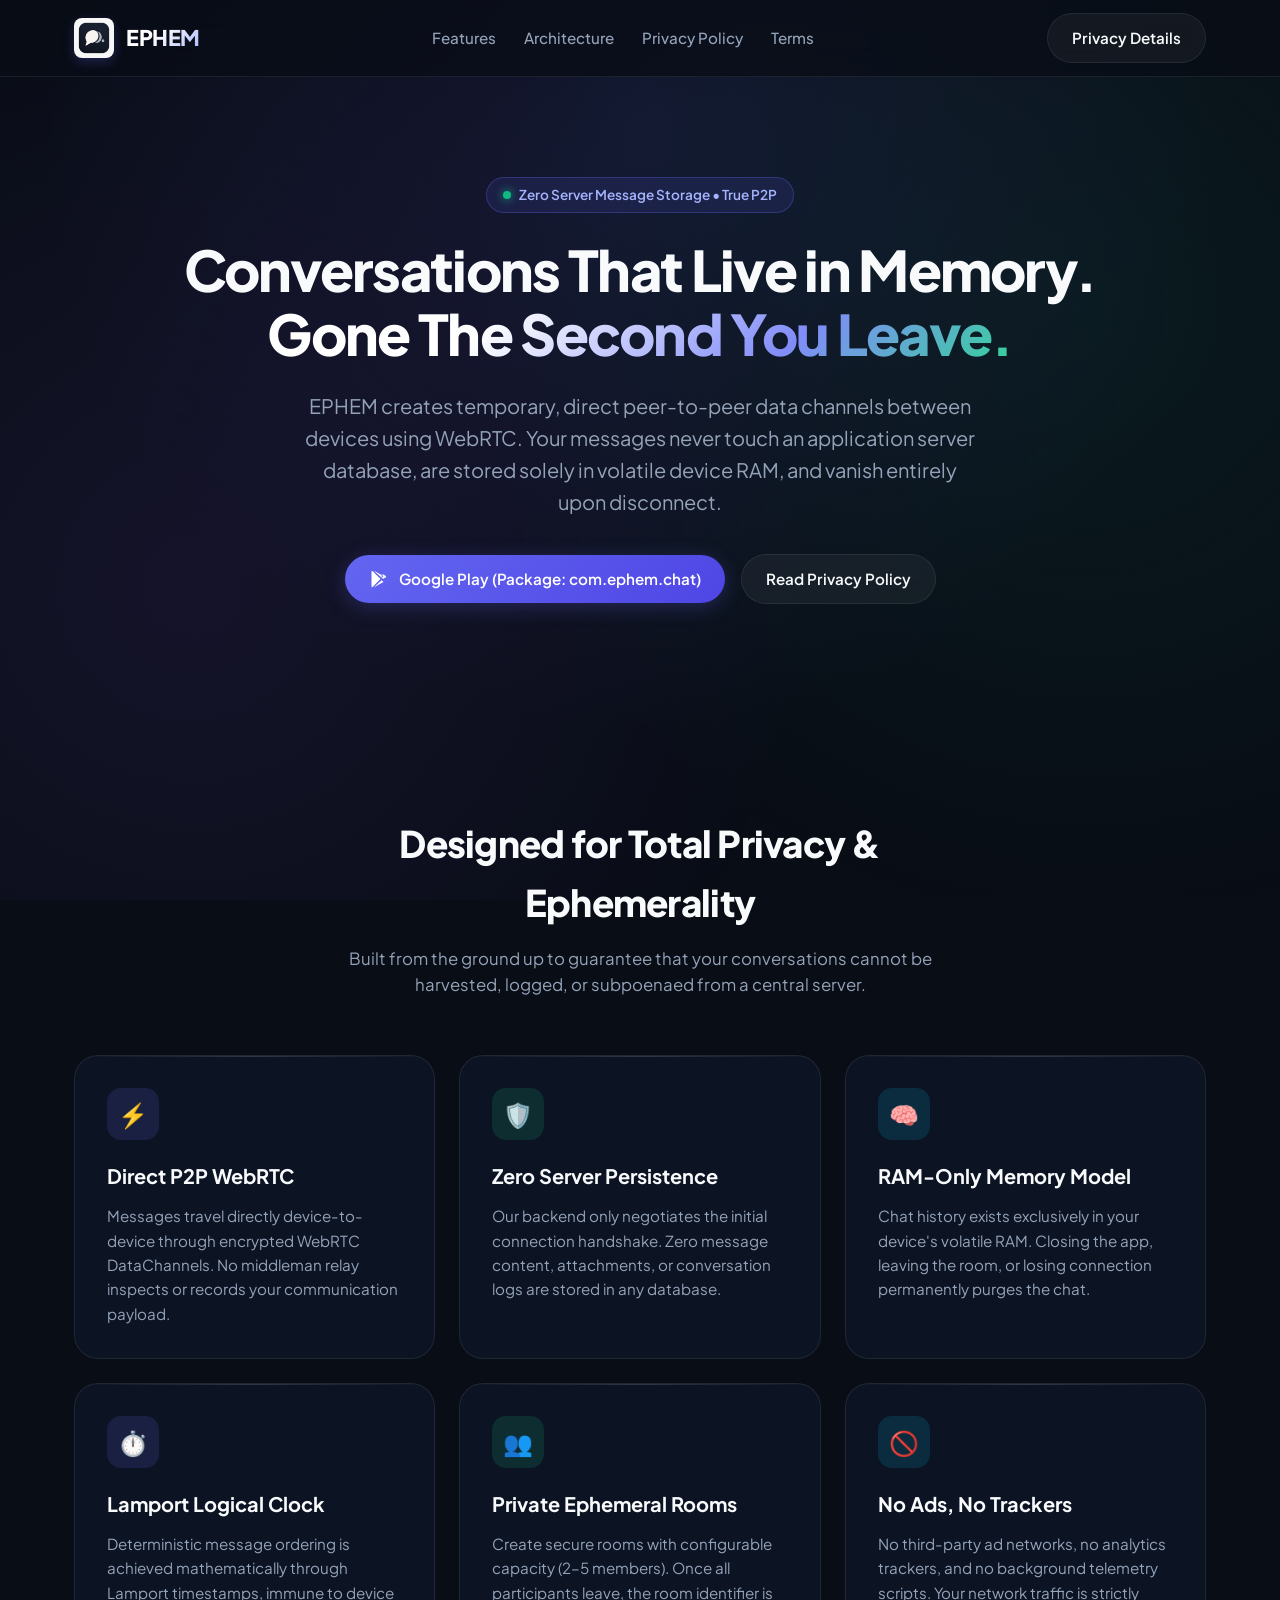
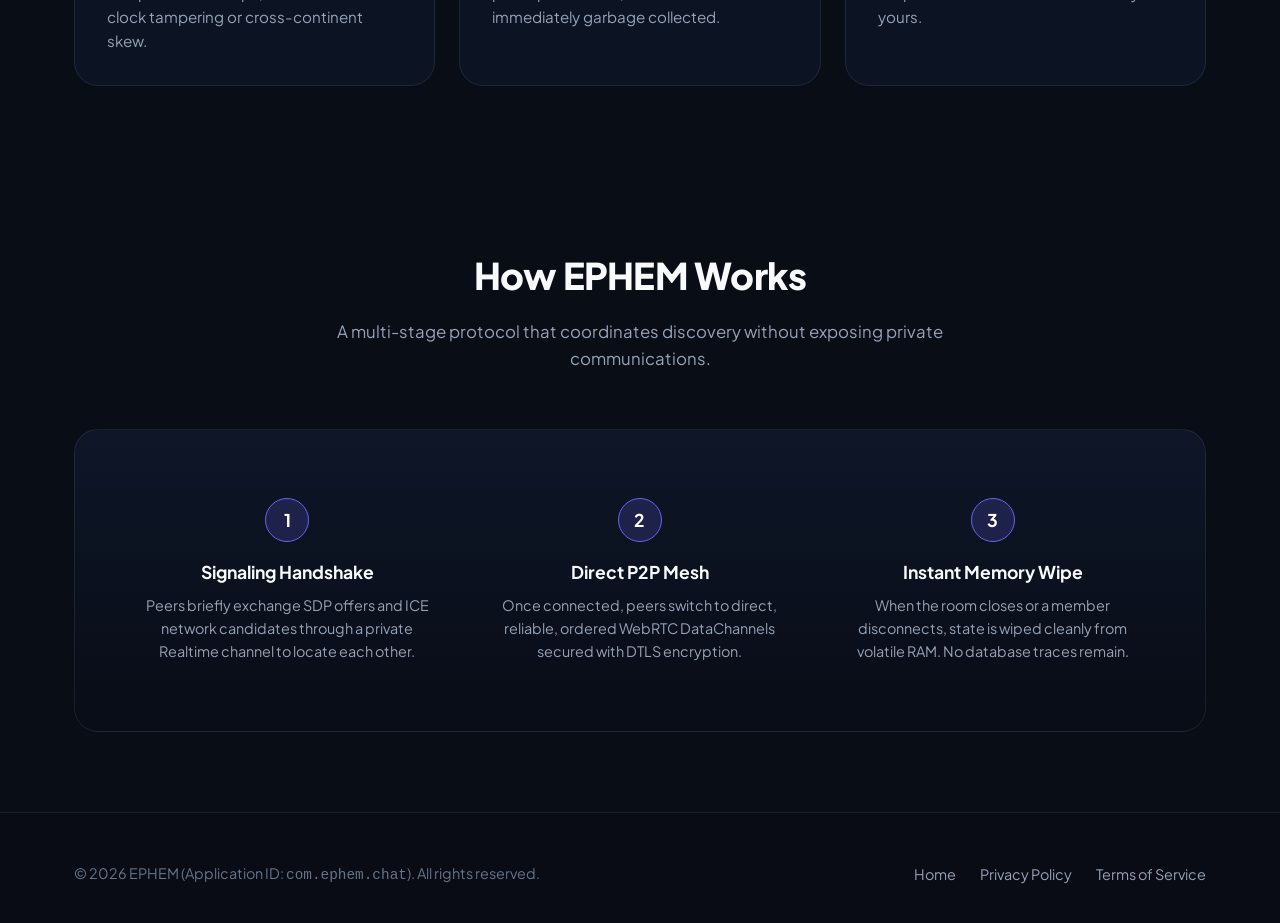
<file: index.html>
<!DOCTYPE html>
<html lang="en">
<head>
  <meta charset="UTF-8">
  <meta name="viewport" content="width=device-width, initial-scale=1.0">
  <title>EPHEM — Zero-Trace Peer-to-Peer Encrypted Chat</title>
  <meta name="description" content="EPHEM is a truly ephemeral peer-to-peer messaging application powered by WebRTC. Zero server message storage, RAM-only lifetime, and complete privacy.">
  <link rel="icon" type="image/png" href="app_logo.png">
  <link rel="preconnect" href="https://fonts.googleapis.com">
  <link rel="preconnect" href="https://fonts.gstatic.com" crossorigin>
  <link href="https://fonts.googleapis.com/css2?family=Plus+Jakarta+Sans:wght@400;500;600;700;800&display=swap" rel="stylesheet">
  <link rel="stylesheet" href="style.css">
</head>
<body>
  <div class="ambient-glow"></div>

  <!-- Header -->
  <header>
    <div class="container nav-wrap">
      <a href="index.html" class="brand">
        <img src="app_logo.png" alt="EPHEM App Logo" class="brand-logo">
        <span class="brand-name">EPHEM</span>
      </a>
      <ul class="nav-links">
        <li><a href="#features">Features</a></li>
        <li><a href="#how-it-works">Architecture</a></li>
        <li><a href="privacy.html">Privacy Policy</a></li>
        <li><a href="terms.html">Terms</a></li>
      </ul>
      <a href="privacy.html" class="btn btn-secondary">Privacy Details</a>
    </div>
  </header>

  <!-- Hero Section -->
  <section class="hero">
    <div class="container">
      <div class="pill-badge">
        <span class="dot"></span>
        Zero Server Message Storage • True P2P
      </div>
      <h1>
        Conversations That Live in Memory.<br>
        <span class="hero-gradient">Gone The Second You Leave.</span>
      </h1>
      <p>
        EPHEM creates temporary, direct peer-to-peer data channels between devices using WebRTC. 
        Your messages never touch an application server database, are stored solely in volatile device RAM, and vanish entirely upon disconnect.
      </p>
      <div class="hero-actions">
        <a href="https://play.google.com/store/apps/details?id=com.ephem.chat" class="btn btn-primary" target="_blank" rel="noopener">
          <svg width="20" height="20" viewBox="0 0 24 24" fill="currentColor">
            <path d="M3.609 1.814L13.793 12 3.61 22.186a2.02 2.02 0 0 1-.61-1.428V3.242c0-.53.22-1.037.61-1.428zM15.207 13.414l2.122 2.122-11.83 6.76 9.708-8.882zm0-2.828L5.498 1.704l11.83 6.76-2.121 2.122zm1.414 1.414l3.182-1.818c.95-.543.95-1.429 0-1.972l-3.182-1.818-1.768 1.768 1.768 3.84z"/>
          </svg>
          Google Play (Package: com.ephem.chat)
        </a>
        <a href="privacy.html" class="btn btn-secondary">
          Read Privacy Policy
        </a>
      </div>
    </div>
  </section>

  <!-- Features Section -->
  <section id="features" class="section">
    <div class="container">
      <div class="section-head">
        <h2>Designed for Total Privacy & Ephemerality</h2>
        <p>Built from the ground up to guarantee that your conversations cannot be harvested, logged, or subpoenaed from a central server.</p>
      </div>

      <div class="features-grid">
        <div class="card">
          <div class="card-icon">⚡</div>
          <h3>Direct P2P WebRTC</h3>
          <p>Messages travel directly device-to-device through encrypted WebRTC DataChannels. No middleman relay inspects or records your communication payload.</p>
        </div>

        <div class="card">
          <div class="card-icon emerald">🛡️</div>
          <h3>Zero Server Persistence</h3>
          <p>Our backend only negotiates the initial connection handshake. Zero message content, attachments, or conversation logs are stored in any database.</p>
        </div>

        <div class="card">
          <div class="card-icon cyan">🧠</div>
          <h3>RAM-Only Memory Model</h3>
          <p>Chat history exists exclusively in your device's volatile RAM. Closing the app, leaving the room, or losing connection permanently purges the chat.</p>
        </div>

        <div class="card">
          <div class="card-icon">⏱️</div>
          <h3>Lamport Logical Clock</h3>
          <p>Deterministic message ordering is achieved mathematically through Lamport timestamps, immune to device clock tampering or cross-continent skew.</p>
        </div>

        <div class="card">
          <div class="card-icon emerald">👥</div>
          <h3>Private Ephemeral Rooms</h3>
          <p>Create secure rooms with configurable capacity (2–5 members). Once all participants leave, the room identifier is immediately garbage collected.</p>
        </div>

        <div class="card">
          <div class="card-icon cyan">🚫</div>
          <h3>No Ads, No Trackers</h3>
          <p>No third-party ad networks, no analytics trackers, and no background telemetry scripts. Your network traffic is strictly yours.</p>
        </div>
      </div>
    </div>
  </section>

  <!-- How It Works Section -->
  <section id="how-it-works" class="section">
    <div class="container">
      <div class="section-head">
        <h2>How EPHEM Works</h2>
        <p>A multi-stage protocol that coordinates discovery without exposing private communications.</p>
      </div>

      <div class="architecture-box">
        <div class="arch-steps">
          <div class="arch-step">
            <div class="arch-number">1</div>
            <h4>Signaling Handshake</h4>
            <p>Peers briefly exchange SDP offers and ICE network candidates through a private Realtime channel to locate each other.</p>
          </div>
          <div class="arch-step">
            <div class="arch-number">2</div>
            <h4>Direct P2P Mesh</h4>
            <p>Once connected, peers switch to direct, reliable, ordered WebRTC DataChannels secured with DTLS encryption.</p>
          </div>
          <div class="arch-step">
            <div class="arch-number">3</div>
            <h4>Instant Memory Wipe</h4>
            <p>When the room closes or a member disconnects, state is wiped cleanly from volatile RAM. No database traces remain.</p>
          </div>
        </div>
      </div>
    </div>
  </section>

  <!-- Footer -->
  <footer>
    <div class="container footer-wrap">
      <div class="footer-copy">
        &copy; 2026 EPHEM (Application ID: <code>com.ephem.chat</code>). All rights reserved.
      </div>
      <ul class="footer-links">
        <li><a href="index.html">Home</a></li>
        <li><a href="privacy.html">Privacy Policy</a></li>
        <li><a href="terms.html">Terms of Service</a></li>
      </ul>
    </div>
  </footer>
</body>
</html>
</file>
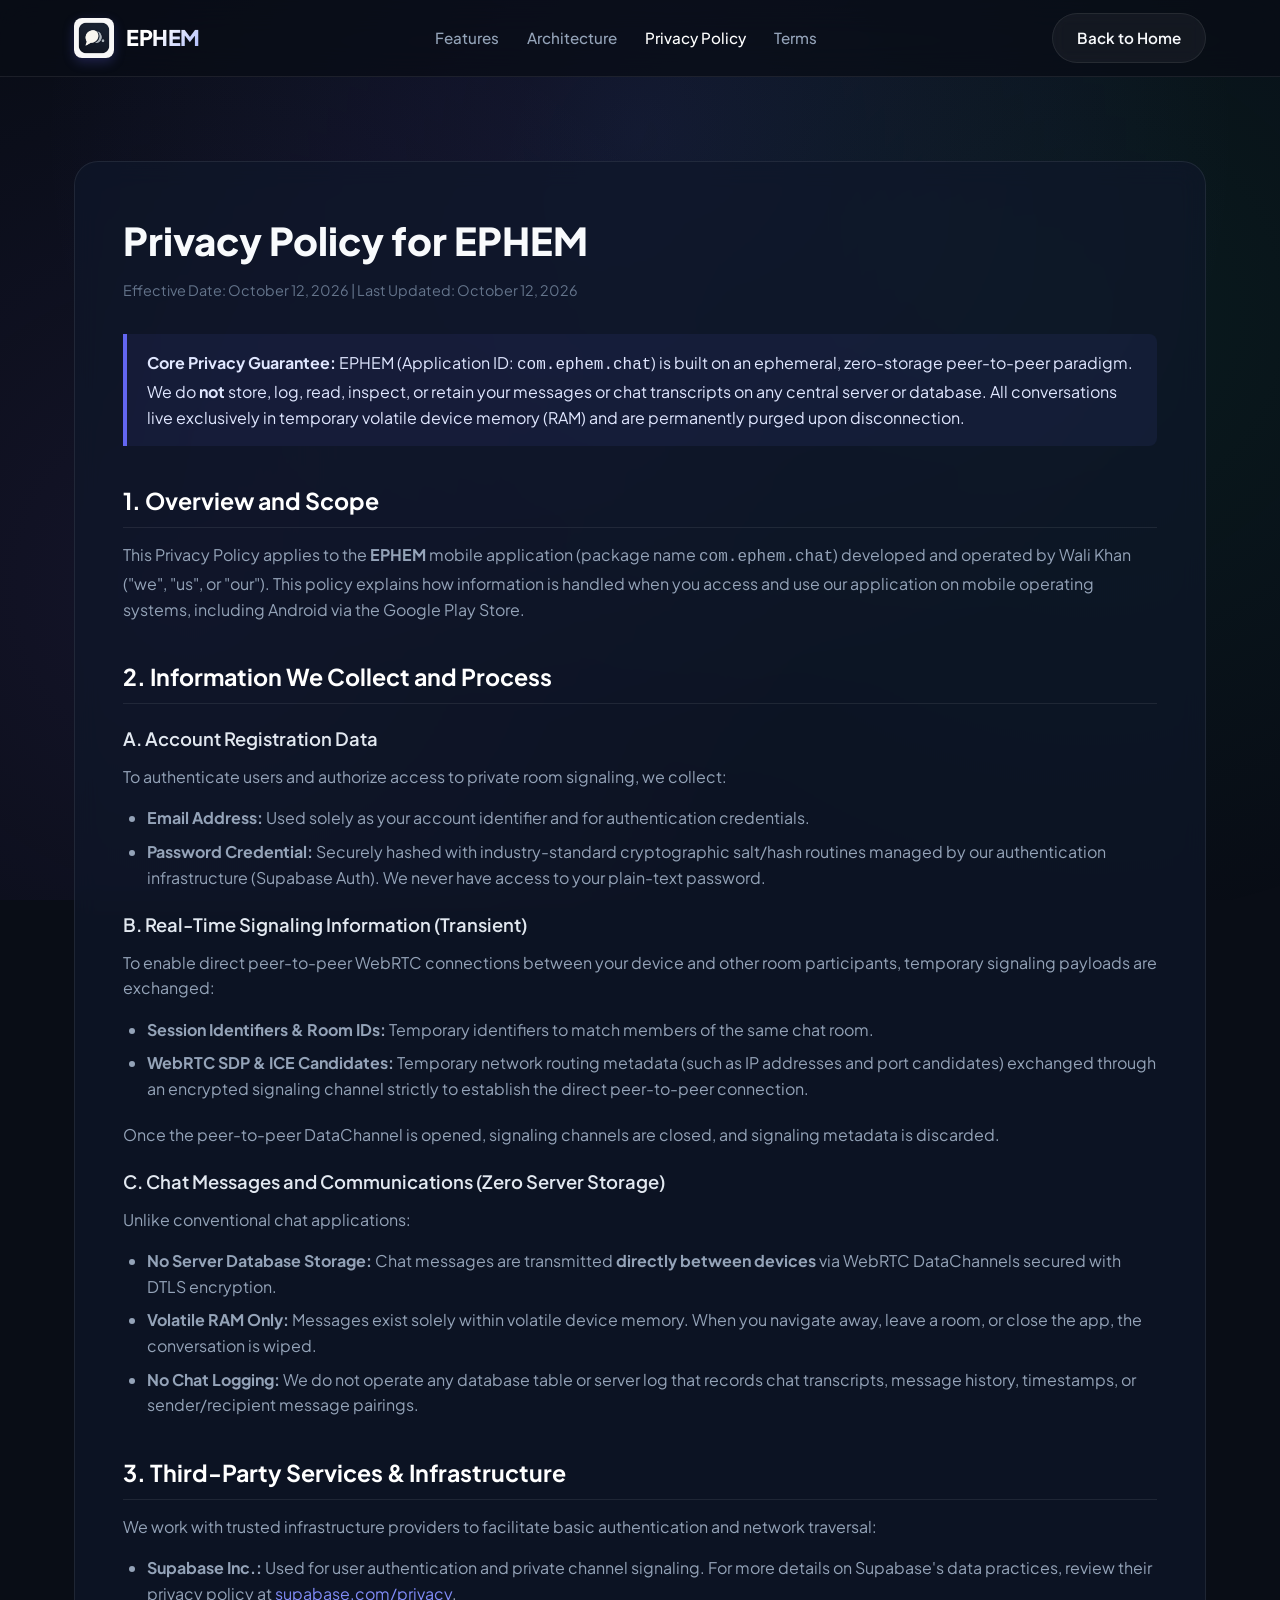
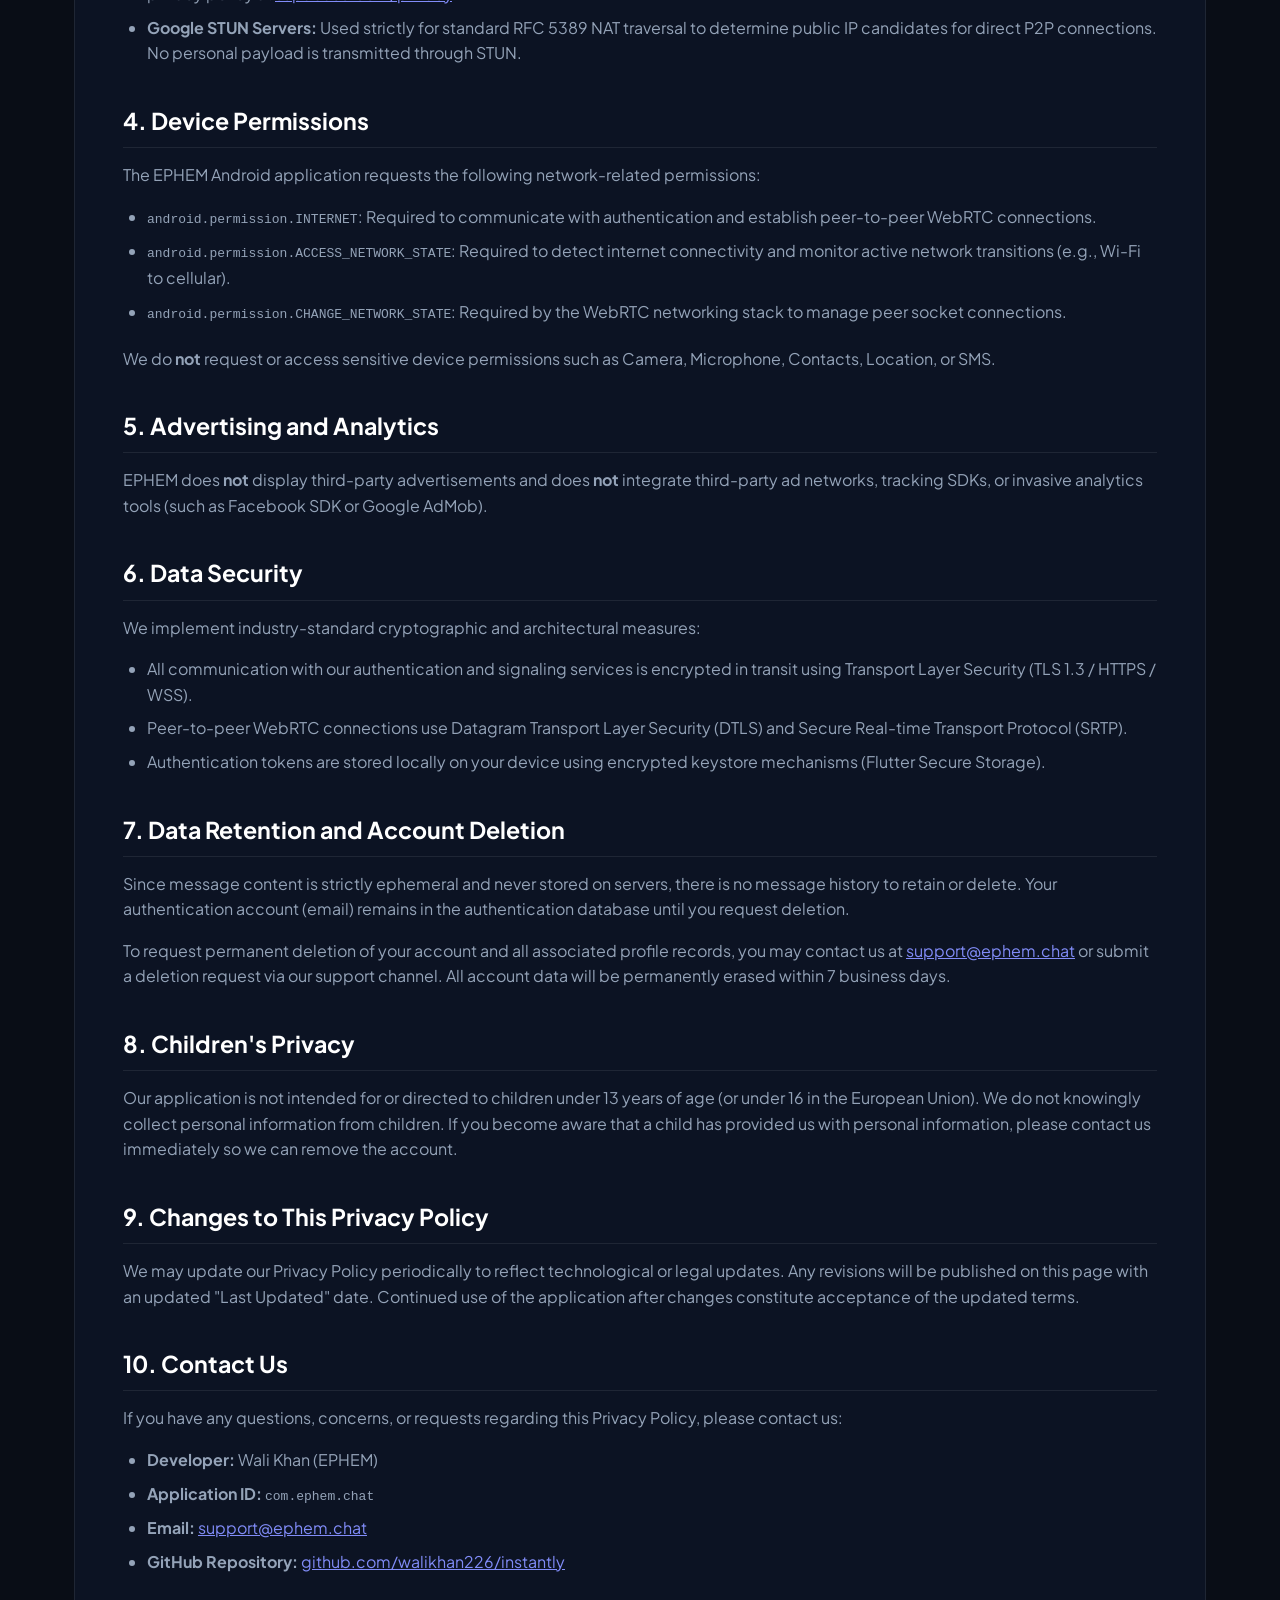
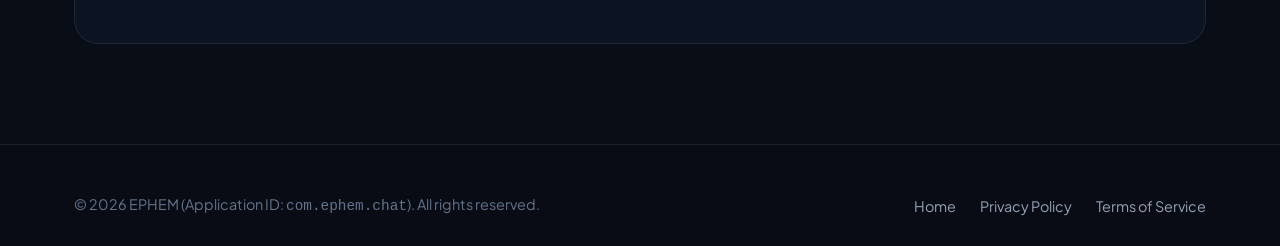
<file: privacy.html>
<!DOCTYPE html>
<html lang="en">
<head>
  <meta charset="UTF-8">
  <meta name="viewport" content="width=device-width, initial-scale=1.0">
  <title>Privacy Policy — EPHEM</title>
  <meta name="description" content="Privacy Policy for EPHEM (com.ephem.chat). Detailed disclosure on our zero-server-storage, ephemeral peer-to-peer messaging architecture.">
  <link rel="icon" type="image/png" href="app_logo.png">
  <link rel="preconnect" href="https://fonts.googleapis.com">
  <link rel="preconnect" href="https://fonts.gstatic.com" crossorigin>
  <link href="https://fonts.googleapis.com/css2?family=Plus+Jakarta+Sans:wght@400;500;600;700;800&display=swap" rel="stylesheet">
  <link rel="stylesheet" href="style.css">
</head>
<body>
  <div class="ambient-glow"></div>

  <!-- Header -->
  <header>
    <div class="container nav-wrap">
      <a href="index.html" class="brand">
        <img src="app_logo.png" alt="EPHEM App Logo" class="brand-logo">
        <span class="brand-name">EPHEM</span>
      </a>
      <ul class="nav-links">
        <li><a href="index.html#features">Features</a></li>
        <li><a href="index.html#how-it-works">Architecture</a></li>
        <li><a href="privacy.html" style="color: #ffffff;">Privacy Policy</a></li>
        <li><a href="terms.html">Terms</a></li>
      </ul>
      <a href="index.html" class="btn btn-secondary">Back to Home</a>
    </div>
  </header>

  <!-- Legal Container -->
  <main class="legal-page">
    <div class="container">
      <div class="legal-box">
        <h1>Privacy Policy for EPHEM</h1>
        <span class="meta-date">Effective Date: October 12, 2026 | Last Updated: October 12, 2026</span>

        <div class="highlight-box">
          <p>
            <strong>Core Privacy Guarantee:</strong> EPHEM (Application ID: <code>com.ephem.chat</code>) is built on an ephemeral, zero-storage peer-to-peer paradigm. 
            We do <strong>not</strong> store, log, read, inspect, or retain your messages or chat transcripts on any central server or database. All conversations live exclusively in temporary volatile device memory (RAM) and are permanently purged upon disconnection.
          </p>
        </div>

        <h2>1. Overview and Scope</h2>
        <p>
          This Privacy Policy applies to the <strong>EPHEM</strong> mobile application (package name <code>com.ephem.chat</code>) developed and operated by Wali Khan ("we", "us", or "our"). 
          This policy explains how information is handled when you access and use our application on mobile operating systems, including Android via the Google Play Store.
        </p>

        <h2>2. Information We Collect and Process</h2>

        <h3>A. Account Registration Data</h3>
        <p>
          To authenticate users and authorize access to private room signaling, we collect:
        </p>
        <ul>
          <li><strong>Email Address:</strong> Used solely as your account identifier and for authentication credentials.</li>
          <li><strong>Password Credential:</strong> Securely hashed with industry-standard cryptographic salt/hash routines managed by our authentication infrastructure (Supabase Auth). We never have access to your plain-text password.</li>
        </ul>

        <h3>B. Real-Time Signaling Information (Transient)</h3>
        <p>
          To enable direct peer-to-peer WebRTC connections between your device and other room participants, temporary signaling payloads are exchanged:
        </p>
        <ul>
          <li><strong>Session Identifiers & Room IDs:</strong> Temporary identifiers to match members of the same chat room.</li>
          <li><strong>WebRTC SDP & ICE Candidates:</strong> Temporary network routing metadata (such as IP addresses and port candidates) exchanged through an encrypted signaling channel strictly to establish the direct peer-to-peer connection.</li>
        </ul>
        <p>
          Once the peer-to-peer DataChannel is opened, signaling channels are closed, and signaling metadata is discarded.
        </p>

        <h3>C. Chat Messages and Communications (Zero Server Storage)</h3>
        <p>
          Unlike conventional chat applications:
        </p>
        <ul>
          <li><strong>No Server Database Storage:</strong> Chat messages are transmitted <strong>directly between devices</strong> via WebRTC DataChannels secured with DTLS encryption.</li>
          <li><strong>Volatile RAM Only:</strong> Messages exist solely within volatile device memory. When you navigate away, leave a room, or close the app, the conversation is wiped.</li>
          <li><strong>No Chat Logging:</strong> We do not operate any database table or server log that records chat transcripts, message history, timestamps, or sender/recipient message pairings.</li>
        </ul>

        <h2>3. Third-Party Services & Infrastructure</h2>
        <p>We work with trusted infrastructure providers to facilitate basic authentication and network traversal:</p>
        <ul>
          <li>
            <strong>Supabase Inc.:</strong> Used for user authentication and private channel signaling. For more details on Supabase's data practices, review their privacy policy at 
            <a href="https://supabase.com/privacy" target="_blank" rel="noopener" style="color: #818cf8;">supabase.com/privacy</a>.
          </li>
          <li>
            <strong>Google STUN Servers:</strong> Used strictly for standard RFC 5389 NAT traversal to determine public IP candidates for direct P2P connections. No personal payload is transmitted through STUN.
          </li>
        </ul>

        <h2>4. Device Permissions</h2>
        <p>The EPHEM Android application requests the following network-related permissions:</p>
        <ul>
          <li><code>android.permission.INTERNET</code>: Required to communicate with authentication and establish peer-to-peer WebRTC connections.</li>
          <li><code>android.permission.ACCESS_NETWORK_STATE</code>: Required to detect internet connectivity and monitor active network transitions (e.g., Wi-Fi to cellular).</li>
          <li><code>android.permission.CHANGE_NETWORK_STATE</code>: Required by the WebRTC networking stack to manage peer socket connections.</li>
        </ul>
        <p>We do <strong>not</strong> request or access sensitive device permissions such as Camera, Microphone, Contacts, Location, or SMS.</p>

        <h2>5. Advertising and Analytics</h2>
        <p>
          EPHEM does <strong>not</strong> display third-party advertisements and does <strong>not</strong> integrate third-party ad networks, tracking SDKs, or invasive analytics tools (such as Facebook SDK or Google AdMob).
        </p>

        <h2>6. Data Security</h2>
        <p>
          We implement industry-standard cryptographic and architectural measures:
        </p>
        <ul>
          <li>All communication with our authentication and signaling services is encrypted in transit using Transport Layer Security (TLS 1.3 / HTTPS / WSS).</li>
          <li>Peer-to-peer WebRTC connections use Datagram Transport Layer Security (DTLS) and Secure Real-time Transport Protocol (SRTP).</li>
          <li>Authentication tokens are stored locally on your device using encrypted keystore mechanisms (Flutter Secure Storage).</li>
        </ul>

        <h2>7. Data Retention and Account Deletion</h2>
        <p>
          Since message content is strictly ephemeral and never stored on servers, there is no message history to retain or delete. 
          Your authentication account (email) remains in the authentication database until you request deletion.
        </p>
        <p>
          To request permanent deletion of your account and all associated profile records, you may contact us at 
          <a href="mailto:support@ephem.chat" style="color: #818cf8;">support@ephem.chat</a> or submit a deletion request via our support channel. All account data will be permanently erased within 7 business days.
        </p>

        <h2>8. Children's Privacy</h2>
        <p>
          Our application is not intended for or directed to children under 13 years of age (or under 16 in the European Union). We do not knowingly collect personal information from children. If you become aware that a child has provided us with personal information, please contact us immediately so we can remove the account.
        </p>

        <h2>9. Changes to This Privacy Policy</h2>
        <p>
          We may update our Privacy Policy periodically to reflect technological or legal updates. Any revisions will be published on this page with an updated "Last Updated" date. Continued use of the application after changes constitute acceptance of the updated terms.
        </p>

        <h2>10. Contact Us</h2>
        <p>If you have any questions, concerns, or requests regarding this Privacy Policy, please contact us:</p>
        <ul>
          <li><strong>Developer:</strong> Wali Khan (EPHEM)</li>
          <li><strong>Application ID:</strong> <code>com.ephem.chat</code></li>
          <li><strong>Email:</strong> <a href="mailto:support@ephem.chat" style="color: #818cf8;">support@ephem.chat</a></li>
          <li><strong>GitHub Repository:</strong> <a href="https://github.com/walikhan226/instantly" target="_blank" rel="noopener" style="color: #818cf8;">github.com/walikhan226/instantly</a></li>
        </ul>
      </div>
    </div>
  </main>

  <!-- Footer -->
  <footer>
    <div class="container footer-wrap">
      <div class="footer-copy">
        &copy; 2026 EPHEM (Application ID: <code>com.ephem.chat</code>). All rights reserved.
      </div>
      <ul class="footer-links">
        <li><a href="index.html">Home</a></li>
        <li><a href="privacy.html">Privacy Policy</a></li>
        <li><a href="terms.html">Terms of Service</a></li>
      </ul>
    </div>
  </footer>
</body>
</html>
</file>
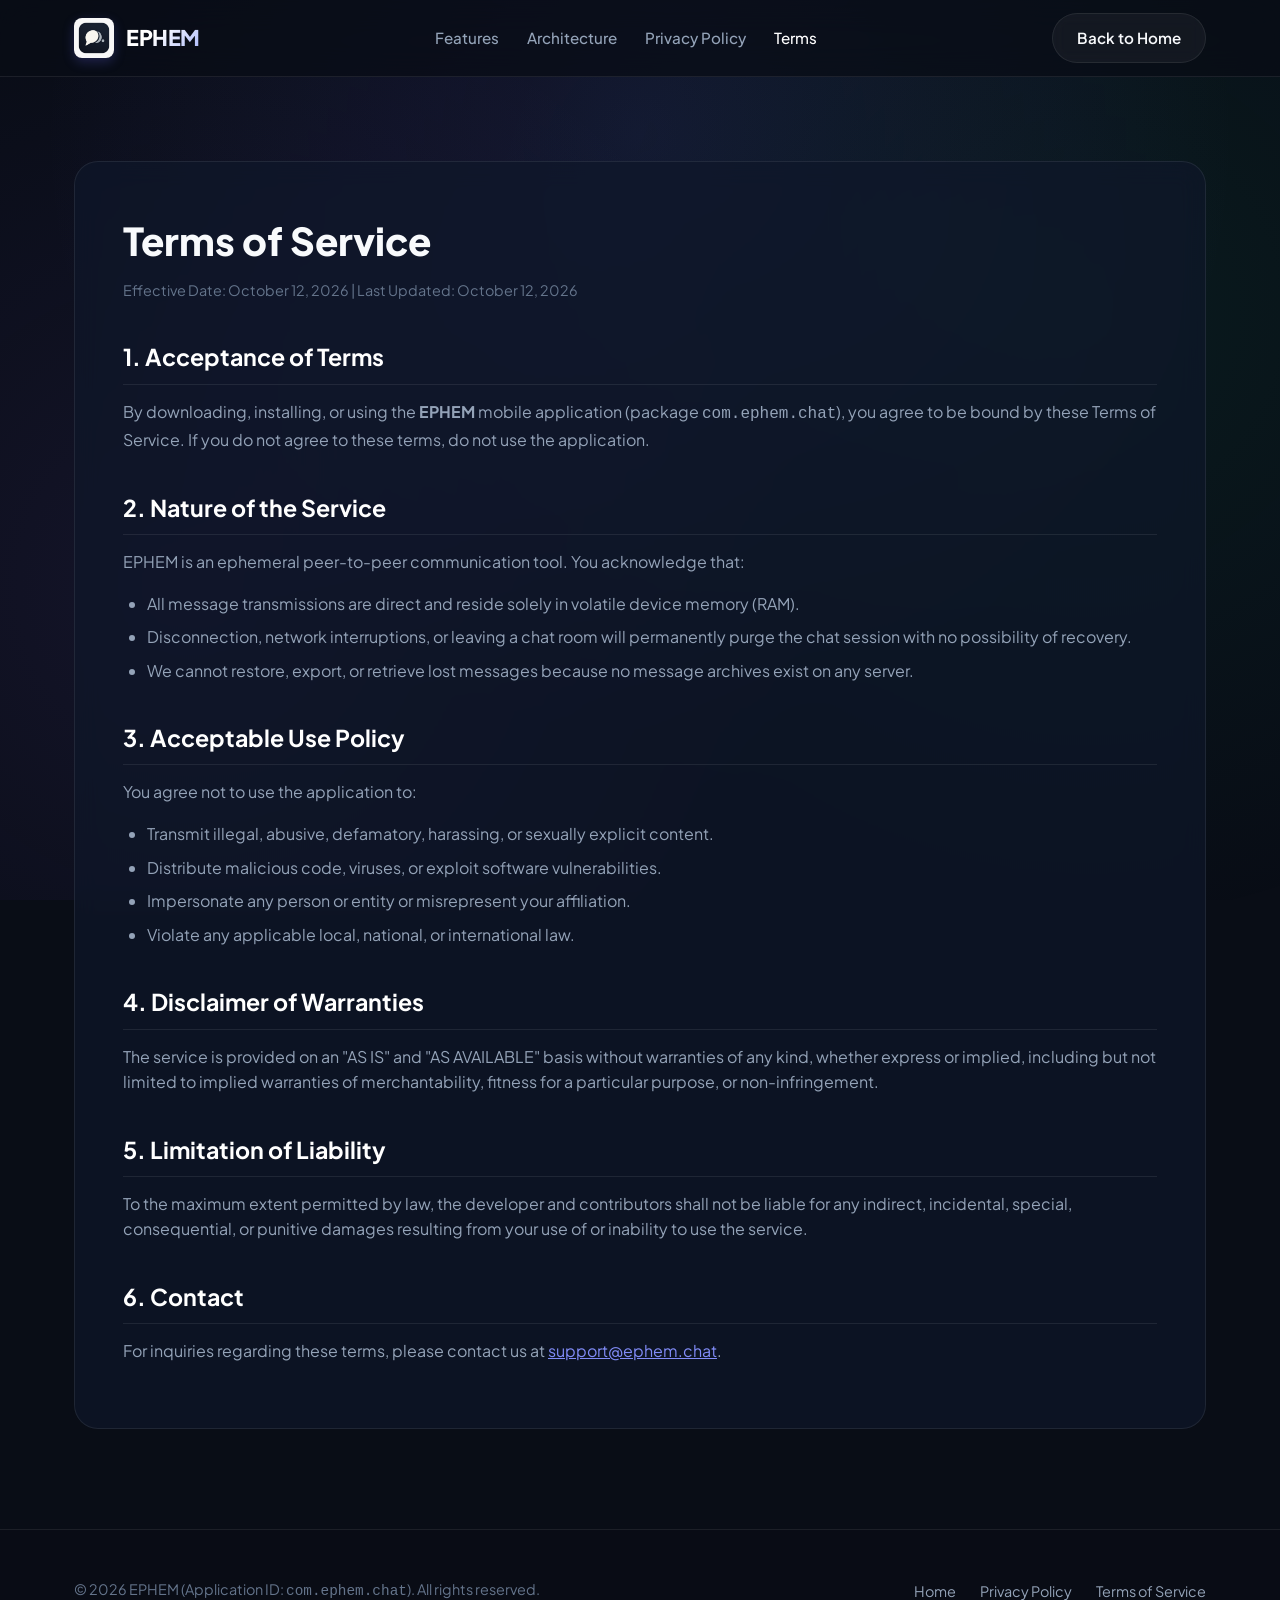
<file: terms.html>
<!DOCTYPE html>
<html lang="en">
<head>
  <meta charset="UTF-8">
  <meta name="viewport" content="width=device-width, initial-scale=1.0">
  <title>Terms of Service — EPHEM</title>
  <meta name="description" content="Terms of Service for EPHEM (com.ephem.chat) application.">
  <link rel="icon" type="image/png" href="app_logo.png">
  <link rel="preconnect" href="https://fonts.googleapis.com">
  <link rel="preconnect" href="https://fonts.gstatic.com" crossorigin>
  <link href="https://fonts.googleapis.com/css2?family=Plus+Jakarta+Sans:wght@400;500;600;700;800&display=swap" rel="stylesheet">
  <link rel="stylesheet" href="style.css">
</head>
<body>
  <div class="ambient-glow"></div>

  <!-- Header -->
  <header>
    <div class="container nav-wrap">
      <a href="index.html" class="brand">
        <img src="app_logo.png" alt="EPHEM App Logo" class="brand-logo">
        <span class="brand-name">EPHEM</span>
      </a>
      <ul class="nav-links">
        <li><a href="index.html#features">Features</a></li>
        <li><a href="index.html#how-it-works">Architecture</a></li>
        <li><a href="privacy.html">Privacy Policy</a></li>
        <li><a href="terms.html" style="color: #ffffff;">Terms</a></li>
      </ul>
      <a href="index.html" class="btn btn-secondary">Back to Home</a>
    </div>
  </header>

  <main class="legal-page">
    <div class="container">
      <div class="legal-box">
        <h1>Terms of Service</h1>
        <span class="meta-date">Effective Date: October 12, 2026 | Last Updated: October 12, 2026</span>

        <h2>1. Acceptance of Terms</h2>
        <p>
          By downloading, installing, or using the <strong>EPHEM</strong> mobile application (package <code>com.ephem.chat</code>), you agree to be bound by these Terms of Service. If you do not agree to these terms, do not use the application.
        </p>

        <h2>2. Nature of the Service</h2>
        <p>
          EPHEM is an ephemeral peer-to-peer communication tool. You acknowledge that:
        </p>
        <ul>
          <li>All message transmissions are direct and reside solely in volatile device memory (RAM).</li>
          <li>Disconnection, network interruptions, or leaving a chat room will permanently purge the chat session with no possibility of recovery.</li>
          <li>We cannot restore, export, or retrieve lost messages because no message archives exist on any server.</li>
        </ul>

        <h2>3. Acceptable Use Policy</h2>
        <p>
          You agree not to use the application to:
        </p>
        <ul>
          <li>Transmit illegal, abusive, defamatory, harassing, or sexually explicit content.</li>
          <li>Distribute malicious code, viruses, or exploit software vulnerabilities.</li>
          <li>Impersonate any person or entity or misrepresent your affiliation.</li>
          <li>Violate any applicable local, national, or international law.</li>
        </ul>

        <h2>4. Disclaimer of Warranties</h2>
        <p>
          The service is provided on an "AS IS" and "AS AVAILABLE" basis without warranties of any kind, whether express or implied, including but not limited to implied warranties of merchantability, fitness for a particular purpose, or non-infringement.
        </p>

        <h2>5. Limitation of Liability</h2>
        <p>
          To the maximum extent permitted by law, the developer and contributors shall not be liable for any indirect, incidental, special, consequential, or punitive damages resulting from your use of or inability to use the service.
        </p>

        <h2>6. Contact</h2>
        <p>
          For inquiries regarding these terms, please contact us at <a href="mailto:support@ephem.chat" style="color: #818cf8;">support@ephem.chat</a>.
        </p>
      </div>
    </div>
  </main>

  <!-- Footer -->
  <footer>
    <div class="container footer-wrap">
      <div class="footer-copy">
        &copy; 2026 EPHEM (Application ID: <code>com.ephem.chat</code>). All rights reserved.
      </div>
      <ul class="footer-links">
        <li><a href="index.html">Home</a></li>
        <li><a href="privacy.html">Privacy Policy</a></li>
        <li><a href="terms.html">Terms of Service</a></li>
      </ul>
    </div>
  </footer>
</body>
</html>
</file>
<file: style.css>
:root {
  --bg-primary: #090d16;
  --bg-secondary: #0f172a;
  --bg-card: rgba(15, 23, 42, 0.7);
  --bg-card-hover: rgba(30, 41, 59, 0.85);
  --border-color: rgba(255, 255, 255, 0.08);
  --border-focus: rgba(99, 102, 241, 0.4);
  --text-main: #f8fafc;
  --text-muted: #94a3b8;
  --text-subtle: #64748b;
  --primary: #6366f1;
  --primary-hover: #4f46e5;
  --accent: #10b981;
  --accent-cyan: #06b6d4;
  --glow-indigo: rgba(99, 102, 241, 0.25);
  --glow-emerald: rgba(16, 185, 129, 0.2);
  --radius-sm: 8px;
  --radius-md: 14px;
  --radius-lg: 24px;
  --radius-full: 9999px;
  --font-family: 'Plus Jakarta Sans', -apple-system, BlinkMacSystemFont, 'Segoe UI', Roboto, sans-serif;
  --transition: all 0.25s cubic-bezier(0.16, 1, 0.3, 1);
}

*, *::before, *::after {
  box-sizing: border-box;
  margin: 0;
  padding: 0;
}

body {
  background-color: var(--bg-primary);
  color: var(--text-main);
  font-family: var(--font-family);
  line-height: 1.6;
  -webkit-font-smoothing: antialiased;
  overflow-x: hidden;
  position: relative;
}

/* Ambient Background Glow */
.ambient-glow {
  position: fixed;
  top: 0;
  left: 50%;
  transform: translateX(-50%);
  width: 100vw;
  height: 100vh;
  pointer-events: none;
  z-index: 0;
  background: 
    radial-gradient(circle at 50% 15%, rgba(99, 102, 241, 0.12) 0%, transparent 60%),
    radial-gradient(circle at 85% 35%, rgba(16, 185, 129, 0.08) 0%, transparent 50%),
    radial-gradient(circle at 15% 65%, rgba(139, 92, 246, 0.09) 0%, transparent 50%);
}

.container {
  width: 100%;
  max-width: 1180px;
  margin: 0 auto;
  padding: 0 24px;
  position: relative;
  z-index: 1;
}

/* Header & Nav */
header {
  position: sticky;
  top: 0;
  z-index: 100;
  backdrop-filter: blur(16px);
  -webkit-backdrop-filter: blur(16px);
  background: rgba(9, 13, 22, 0.75);
  border-bottom: 1px solid var(--border-color);
}

.nav-wrap {
  display: flex;
  align-items: center;
  justify-content: space-between;
  height: 76px;
}

.brand {
  display: flex;
  align-items: center;
  gap: 12px;
  text-decoration: none;
  color: var(--text-main);
}

.brand-logo {
  width: 40px;
  height: 40px;
  border-radius: var(--radius-sm);
  box-shadow: 0 4px 12px var(--glow-indigo);
  object-fit: cover;
}

.brand-name {
  font-size: 1.35rem;
  font-weight: 800;
  letter-spacing: -0.02em;
  background: linear-gradient(135deg, #ffffff 40%, #a5b4fc 100%);
  -webkit-background-clip: text;
  -webkit-text-fill-color: transparent;
}

.nav-links {
  display: flex;
  align-items: center;
  gap: 28px;
  list-style: none;
}

.nav-links a {
  text-decoration: none;
  color: var(--text-muted);
  font-size: 0.95rem;
  font-weight: 500;
  transition: var(--transition);
}

.nav-links a:hover {
  color: var(--text-main);
}

/* Buttons */
.btn {
  display: inline-flex;
  align-items: center;
  justify-content: center;
  gap: 10px;
  padding: 12px 24px;
  font-size: 0.95rem;
  font-weight: 600;
  border-radius: var(--radius-full);
  text-decoration: none;
  transition: var(--transition);
  cursor: pointer;
  border: none;
}

.btn-primary {
  background: linear-gradient(135deg, var(--primary) 0%, #4f46e5 100%);
  color: #ffffff;
  box-shadow: 0 4px 20px var(--glow-indigo);
}

.btn-primary:hover {
  transform: translateY(-2px);
  box-shadow: 0 8px 28px rgba(99, 102, 241, 0.45);
}

.btn-secondary {
  background: rgba(255, 255, 255, 0.05);
  color: var(--text-main);
  border: 1px solid var(--border-color);
  backdrop-filter: blur(8px);
}

.btn-secondary:hover {
  background: rgba(255, 255, 255, 0.1);
  border-color: rgba(255, 255, 255, 0.2);
  transform: translateY(-2px);
}

/* Hero Section */
.hero {
  padding: 100px 0 80px;
  text-align: center;
}

.pill-badge {
  display: inline-flex;
  align-items: center;
  gap: 8px;
  background: rgba(99, 102, 241, 0.12);
  border: 1px solid rgba(99, 102, 241, 0.3);
  padding: 6px 16px;
  border-radius: var(--radius-full);
  color: #a5b4fc;
  font-size: 0.85rem;
  font-weight: 600;
  margin-bottom: 24px;
}

.pill-badge .dot {
  width: 8px;
  height: 8px;
  border-radius: 50%;
  background: var(--accent);
  box-shadow: 0 0 10px var(--accent);
}

.hero h1 {
  font-size: 3.5rem;
  line-height: 1.15;
  font-weight: 800;
  letter-spacing: -0.03em;
  margin-bottom: 24px;
}

.hero-gradient {
  background: linear-gradient(135deg, #ffffff 30%, #818cf8 70%, #34d399 100%);
  -webkit-background-clip: text;
  -webkit-text-fill-color: transparent;
}

.hero p {
  font-size: 1.25rem;
  color: var(--text-muted);
  max-width: 680px;
  margin: 0 auto 36px;
  font-weight: 400;
}

.hero-actions {
  display: flex;
  align-items: center;
  justify-content: center;
  gap: 16px;
  flex-wrap: wrap;
  margin-bottom: 50px;
}

/* Feature Cards Grid */
.section {
  padding: 80px 0;
}

.section-head {
  text-align: center;
  max-width: 640px;
  margin: 0 auto 56px;
}

.section-head h2 {
  font-size: 2.3rem;
  font-weight: 800;
  letter-spacing: -0.02em;
  margin-bottom: 14px;
}

.section-head p {
  color: var(--text-muted);
  font-size: 1.05rem;
}

.features-grid {
  display: grid;
  grid-template-columns: repeat(auto-fit, minmax(320px, 1fr));
  gap: 24px;
}

.card {
  background: var(--bg-card);
  border: 1px solid var(--border-color);
  border-radius: var(--radius-lg);
  padding: 32px;
  backdrop-filter: blur(12px);
  -webkit-backdrop-filter: blur(12px);
  transition: var(--transition);
  position: relative;
  overflow: hidden;
}

.card::before {
  content: '';
  position: absolute;
  top: 0;
  left: 0;
  right: 0;
  height: 1px;
  background: linear-gradient(90deg, transparent, rgba(255, 255, 255, 0.15), transparent);
}

.card:hover {
  transform: translateY(-4px);
  background: var(--bg-card-hover);
  border-color: var(--border-focus);
}

.card-icon {
  width: 52px;
  height: 52px;
  border-radius: var(--radius-md);
  background: rgba(99, 102, 241, 0.15);
  color: #a5b4fc;
  display: flex;
  align-items: center;
  justify-content: center;
  margin-bottom: 20px;
  font-size: 1.5rem;
}

.card-icon.emerald {
  background: rgba(16, 185, 129, 0.15);
  color: #6ee7b7;
}

.card-icon.cyan {
  background: rgba(6, 182, 212, 0.15);
  color: #67e8f9;
}

.card h3 {
  font-size: 1.25rem;
  font-weight: 700;
  margin-bottom: 12px;
}

.card p {
  color: var(--text-muted);
  font-size: 0.95rem;
  line-height: 1.6;
}

/* How It Works Diagram */
.architecture-box {
  background: linear-gradient(180deg, rgba(15, 23, 42, 0.9) 0%, rgba(9, 13, 22, 0.95) 100%);
  border: 1px solid var(--border-color);
  border-radius: var(--radius-lg);
  padding: 48px;
  margin-top: 40px;
}

.arch-steps {
  display: grid;
  grid-template-columns: repeat(3, 1fr);
  gap: 24px;
  position: relative;
}

.arch-step {
  text-align: center;
  padding: 20px;
}

.arch-number {
  width: 44px;
  height: 44px;
  border-radius: 50%;
  background: rgba(99, 102, 241, 0.2);
  border: 1px solid var(--primary);
  color: #ffffff;
  display: flex;
  align-items: center;
  justify-content: center;
  margin: 0 auto 16px;
  font-weight: 700;
  font-size: 1.1rem;
}

.arch-step h4 {
  font-size: 1.1rem;
  margin-bottom: 8px;
}

.arch-step p {
  color: var(--text-muted);
  font-size: 0.9rem;
}

/* Policy & Legal Content */
.legal-page {
  padding: 60px 0 100px;
}

.legal-box {
  background: var(--bg-card);
  border: 1px solid var(--border-color);
  border-radius: var(--radius-lg);
  padding: 48px;
  backdrop-filter: blur(12px);
  margin-top: 24px;
}

.legal-box h1 {
  font-size: 2.4rem;
  font-weight: 800;
  margin-bottom: 8px;
}

.legal-box .meta-date {
  color: var(--text-subtle);
  font-size: 0.9rem;
  margin-bottom: 32px;
  display: block;
}

.legal-box h2 {
  font-size: 1.45rem;
  font-weight: 700;
  margin: 36px 0 14px;
  color: #ffffff;
  border-bottom: 1px solid var(--border-color);
  padding-bottom: 8px;
}

.legal-box h3 {
  font-size: 1.15rem;
  font-weight: 600;
  margin: 20px 0 10px;
  color: #e2e8f0;
}

.legal-box p {
  color: var(--text-muted);
  margin-bottom: 16px;
  font-size: 1rem;
}

.legal-box ul {
  margin-left: 24px;
  margin-bottom: 20px;
  color: var(--text-muted);
}

.legal-box li {
  margin-bottom: 8px;
}

.highlight-box {
  background: rgba(99, 102, 241, 0.08);
  border-left: 4px solid var(--primary);
  padding: 16px 20px;
  border-radius: 0 var(--radius-sm) var(--radius-sm) 0;
  margin: 24px 0;
}

.highlight-box p {
  margin-bottom: 0;
  color: #e0e7ff;
}

/* Footer */
footer {
  border-top: 1px solid var(--border-color);
  padding: 48px 0 36px;
  background: rgba(9, 13, 22, 0.9);
}

.footer-wrap {
  display: flex;
  align-items: center;
  justify-content: space-between;
  flex-wrap: wrap;
  gap: 20px;
}

.footer-copy {
  color: var(--text-subtle);
  font-size: 0.9rem;
}

.footer-links {
  display: flex;
  gap: 24px;
  list-style: none;
}

.footer-links a {
  color: var(--text-muted);
  text-decoration: none;
  font-size: 0.9rem;
  transition: var(--transition);
}

.footer-links a:hover {
  color: var(--text-main);
}

/* Responsive */
@media (max-width: 768px) {
  .hero h1 {
    font-size: 2.3rem;
  }
  .hero p {
    font-size: 1.05rem;
  }
  .arch-steps {
    grid-template-columns: 1fr;
  }
  .legal-box {
    padding: 24px;
  }
  .nav-links {
    display: none;
  }
}
</file>
